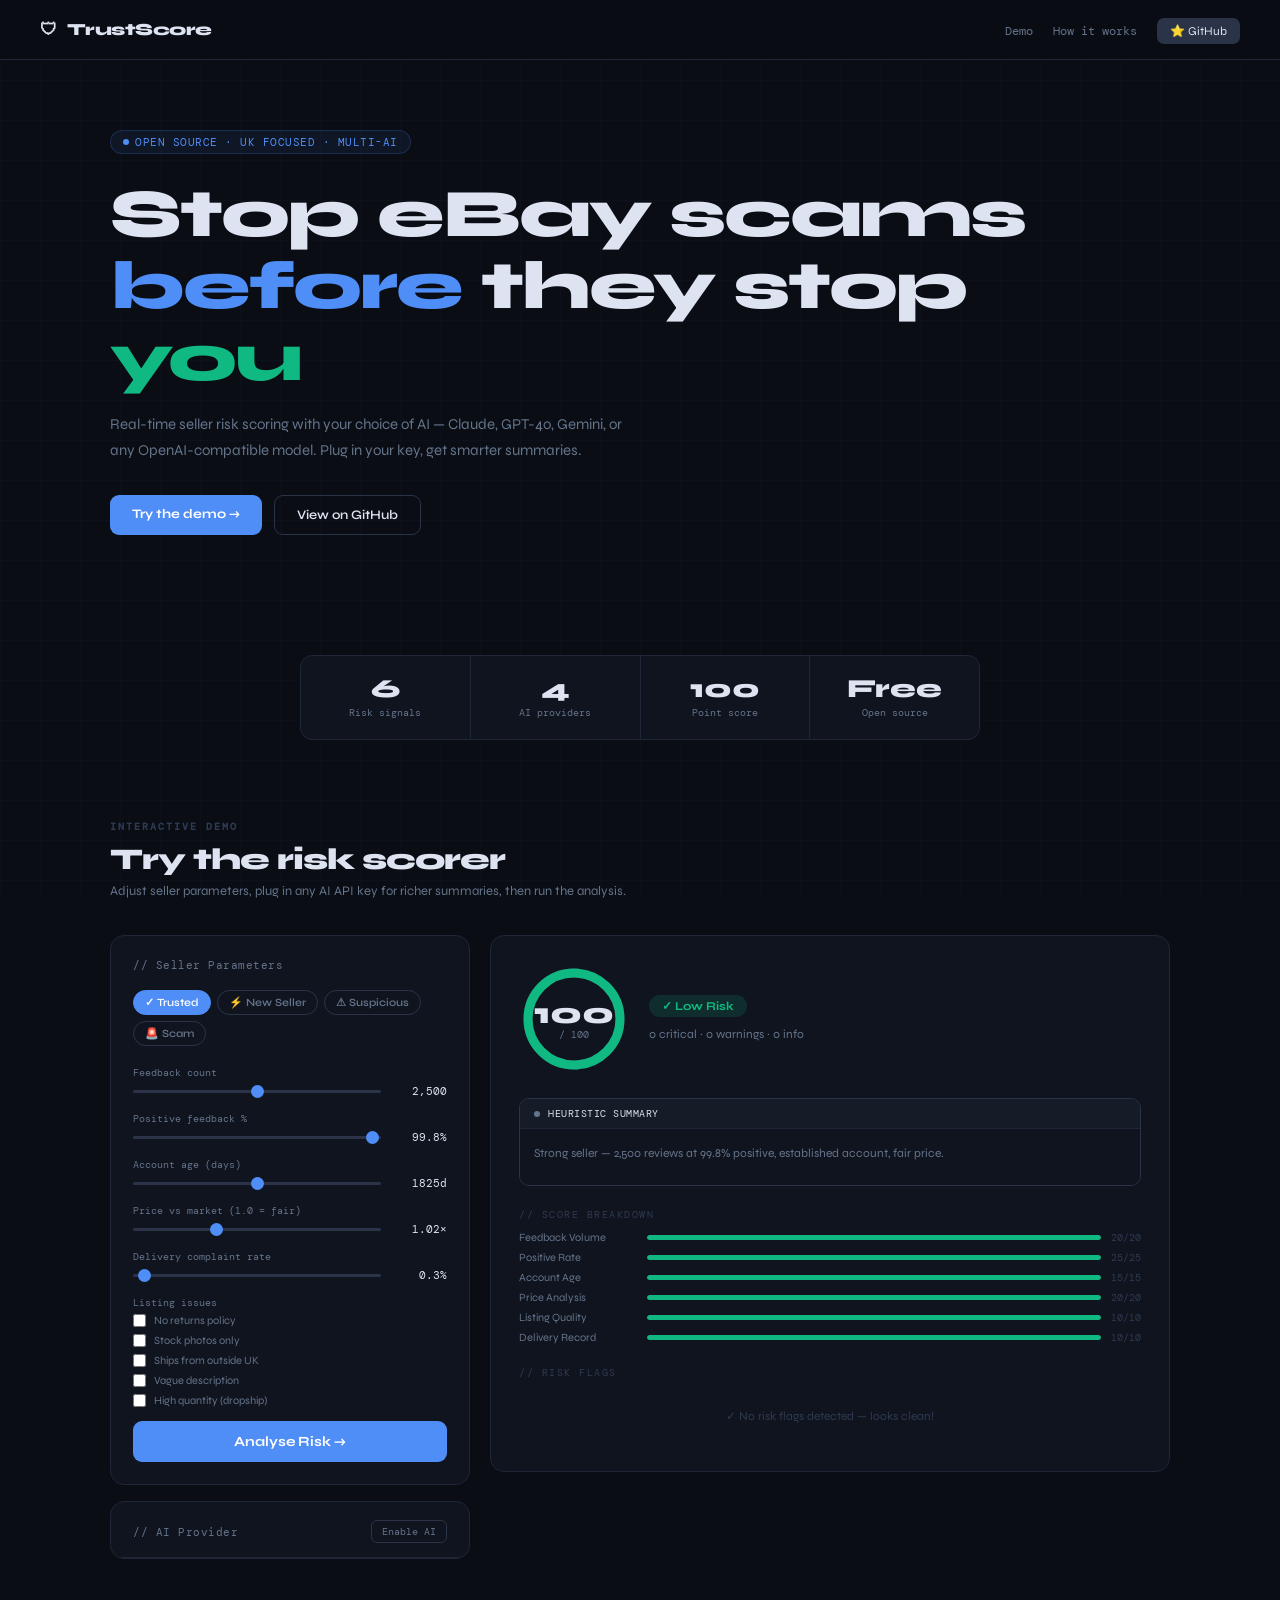
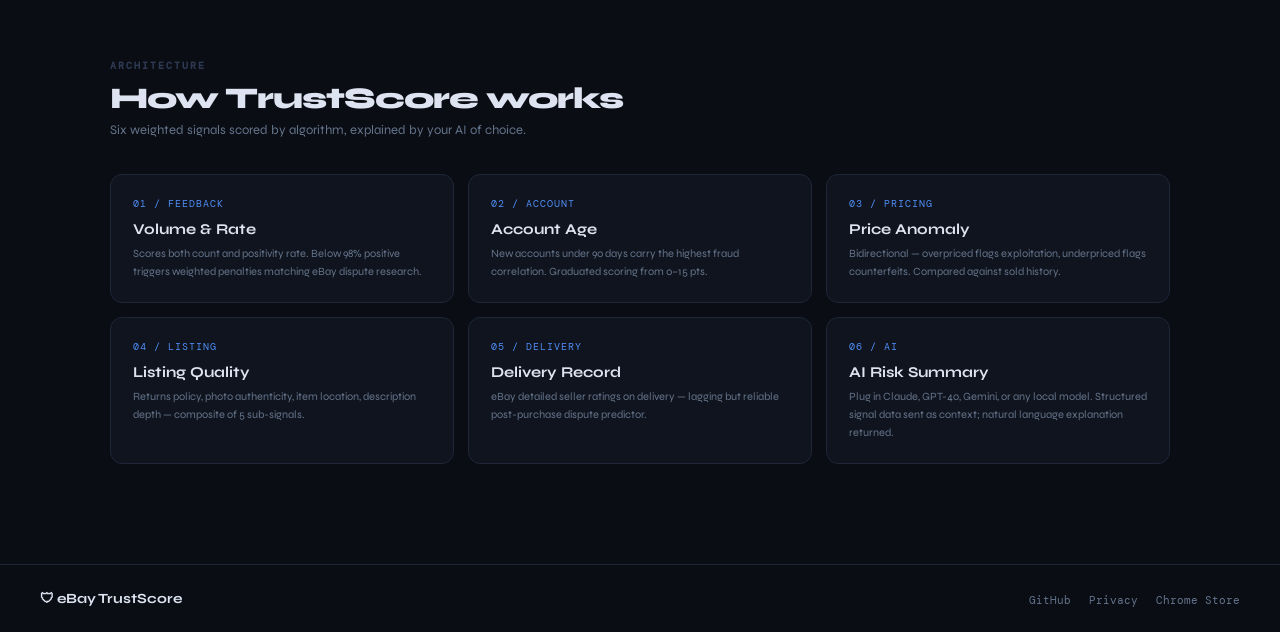
<file: demo/index.html>
<!DOCTYPE html>
<html lang="en">
<head>
  <meta charset="UTF-8">
  <meta name="viewport" content="width=device-width, initial-scale=1.0">
  <title>eBay TrustScore — Live Demo</title>
  <link rel="preconnect" href="https://fonts.googleapis.com">
  <link href="https://fonts.googleapis.com/css2?family=DM+Mono:ital,wght@0,300;0,400;0,500;1,300&family=Syne:wght@400;600;700;800&display=swap" rel="stylesheet">
  <style>
    *, *::before, *::after { box-sizing: border-box; margin: 0; padding: 0; }

    :root {
      --bg:     #0a0d14;
      --bg2:    #10141e;
      --bg3:    #161b28;
      --border: #1f2637;
      --border2:#2a3347;
      --text:   #dde3f0;
      --dim:    #64748b;
      --muted:  #2d3a52;
      --accent: #4f8ef7;
      --green:  #10b981;
      --yellow: #f59e0b;
      --red:    #ef4444;
      --crimson:#dc2626;

      /* Provider colours */
      --claude:  #d97706;
      --openai:  #10a37f;
      --gemini:  #4285f4;
      --custom:  #8b5cf6;
    }

    html { scroll-behavior: smooth; }
    body {
      background: var(--bg);
      color: var(--text);
      font-family: 'Syne', sans-serif;
      min-height: 100vh;
      overflow-x: hidden;
    }

    body::before {
      content: '';
      position: fixed;
      inset: 0;
      background-image:
        linear-gradient(rgba(79,142,247,0.03) 1px, transparent 1px),
        linear-gradient(90deg, rgba(79,142,247,0.03) 1px, transparent 1px);
      background-size: 40px 40px;
      pointer-events: none;
      z-index: 0;
    }

    /* ── NAV ── */
    nav {
      position: fixed; top: 0; left: 0; right: 0; z-index: 100;
      display: flex; align-items: center; justify-content: space-between;
      padding: 0 40px; height: 60px;
      background: rgba(10,13,20,0.9); backdrop-filter: blur(12px);
      border-bottom: 1px solid var(--border);
    }
    .nav-brand { display:flex; align-items:center; gap:10px; font-size:17px; font-weight:800; letter-spacing:-0.5px; }
    .nav-links { display:flex; gap:20px; list-style:none; }
    .nav-links a { font-size:12px; color:var(--dim); text-decoration:none; font-family:'DM Mono',monospace; transition:color .15s; }
    .nav-links a:hover { color:var(--text); }
    .gh-btn { background:var(--border2); color:var(--text)!important; padding:6px 13px; border-radius:7px; font-size:12px!important; font-family:'Syne',sans-serif!important; }

    /* ── HERO ── */
    .hero { position:relative; z-index:1; padding:130px 40px 60px; max-width:1140px; margin:0 auto; }
    .hero-tag {
      display:inline-flex; align-items:center; gap:6px;
      background:rgba(79,142,247,0.08); border:1px solid rgba(79,142,247,0.2);
      color:var(--accent); padding:4px 12px; border-radius:20px;
      font-size:11px; font-family:'DM Mono',monospace; margin-bottom:24px; letter-spacing:.5px;
    }
    .tag-dot { width:6px; height:6px; border-radius:50%; background:var(--accent); animation:pulse 2s infinite; }
    @keyframes pulse { 0%,100%{opacity:1;transform:scale(1)} 50%{opacity:.4;transform:scale(.8)} }

    h1 { font-size:clamp(36px,5.5vw,68px); font-weight:800; line-height:1.06; letter-spacing:-2px; margin-bottom:18px; }
    h1 .hi { color:var(--accent); }
    h1 .hg { color:var(--green); }
    .hero-sub { font-size:15px; color:var(--dim); line-height:1.7; max-width:520px; margin-bottom:32px; }
    .hero-ctas { display:flex; gap:12px; flex-wrap:wrap; margin-bottom:60px; }
    .btn-p { background:var(--accent); color:#fff; padding:11px 22px; border-radius:9px; font-size:13px; font-weight:700; text-decoration:none; border:none; cursor:pointer; transition:filter .15s; }
    .btn-p:hover { filter:brightness(1.15); }
    .btn-o { background:transparent; color:var(--text); padding:11px 22px; border-radius:9px; font-size:13px; font-weight:600; text-decoration:none; border:1px solid var(--border2); cursor:pointer; transition:all .15s; }
    .btn-o:hover { border-color:var(--dim); background:var(--bg2); }

    /* ── STATS ── */
    .stats { position:relative; z-index:1; display:flex; border:1px solid var(--border); border-radius:12px; background:var(--bg2); max-width:680px; margin:0 auto 80px; overflow:hidden; }
    .stat { flex:1; padding:20px; text-align:center; border-right:1px solid var(--border); }
    .stat:last-child { border-right:none; }
    .stat-n { font-size:26px; font-weight:800; line-height:1; margin-bottom:4px; }
    .stat-l { font-size:10px; color:var(--dim); font-family:'DM Mono',monospace; }

    /* ── LAYOUT ── */
    .main { position:relative; z-index:1; max-width:1140px; margin:0 auto 100px; padding:0 40px; }
    .sec-tag { font-size:10px; font-weight:700; color:var(--muted); letter-spacing:2px; text-transform:uppercase; font-family:'DM Mono',monospace; margin-bottom:8px; }
    .sec-h { font-size:30px; font-weight:800; letter-spacing:-1px; margin-bottom:6px; }
    .sec-sub { font-size:13px; color:var(--dim); margin-bottom:36px; }

    .demo-grid {
      display:grid;
      grid-template-columns: 360px 1fr;
      gap:20px;
      align-items: start;
    }

    /* ── LEFT COLUMN ── */
    .left-col { display:flex; flex-direction:column; gap:16px; }

    /* ── PANELS ── */
    .panel { background:var(--bg2); border:1px solid var(--border); border-radius:14px; padding:22px; }
    .panel-title { font-size:11px; font-family:'DM Mono',monospace; color:var(--dim); letter-spacing:.5px; margin-bottom:18px; }

    /* Scenario pills */
    .pills { display:flex; flex-wrap:wrap; gap:6px; margin-bottom:20px; }
    .pill { padding:5px 11px; border-radius:20px; font-size:11px; font-weight:600; cursor:pointer; border:1px solid var(--border2); color:var(--dim); background:transparent; transition:all .15s; font-family:'Syne',sans-serif; }
    .pill:hover { border-color:var(--accent); color:var(--accent); }
    .pill.active { background:var(--accent); border-color:var(--accent); color:#fff; }

    /* Sliders */
    .field { margin-bottom:14px; }
    label.lbl { display:block; font-size:10px; color:var(--dim); margin-bottom:5px; font-family:'DM Mono',monospace; }
    .sld-row { display:flex; align-items:center; gap:8px; }
    input[type=range] { flex:1; height:3px; border-radius:2px; appearance:none; background:var(--border2); outline:none; cursor:pointer; }
    input[type=range]::-webkit-slider-thumb { appearance:none; width:13px; height:13px; border-radius:50%; background:var(--accent); cursor:pointer; }
    .sld-v { font-size:11px; font-family:'DM Mono',monospace; color:var(--text); width:58px; text-align:right; flex-shrink:0; }

    /* Checkboxes */
    .chk-group { display:flex; flex-direction:column; gap:7px; }
    .chk-item { display:flex; align-items:center; gap:8px; cursor:pointer; font-size:11px; color:var(--dim); }
    .chk-item input[type=checkbox] { width:13px; height:13px; accent-color:var(--accent); cursor:pointer; }

    .analyse-btn {
      width:100%; margin-top:4px; background:var(--accent); color:#fff; border:none;
      padding:12px; border-radius:9px; font-size:14px; font-weight:700; cursor:pointer;
      font-family:'Syne',sans-serif; transition:filter .15s; display:flex; align-items:center; justify-content:center; gap:8px;
    }
    .analyse-btn:hover { filter:brightness(1.12); }
    .analyse-btn:disabled { opacity:.5; cursor:not-allowed; filter:none; }

    /* ── AI PROVIDER PANEL ── */
    .ai-panel { background:var(--bg2); border:1px solid var(--border); border-radius:14px; overflow:hidden; }

    .ai-panel-header {
      padding:18px 22px 14px;
      border-bottom:1px solid var(--border);
      display:flex; align-items:center; justify-content:space-between;
    }
    .ai-panel-title { font-size:11px; font-family:'DM Mono',monospace; color:var(--dim); letter-spacing:.5px; }
    .ai-toggle { background:none; border:1px solid var(--border2); color:var(--dim); padding:4px 10px; border-radius:6px; font-size:10px; cursor:pointer; font-family:'DM Mono',monospace; transition:all .15s; }
    .ai-toggle:hover { color:var(--text); border-color:var(--dim); }
    .ai-toggle.enabled { background:rgba(16,185,129,0.12); border-color:var(--green); color:var(--green); }

    /* Provider tabs */
    .provider-tabs { display:flex; border-bottom:1px solid var(--border); }
    .provider-tab {
      flex:1; padding:12px 8px; text-align:center; font-size:11px; font-weight:600;
      cursor:pointer; border:none; background:transparent; color:var(--dim);
      transition:all .15s; border-bottom:2px solid transparent; margin-bottom:-1px;
      font-family:'Syne',sans-serif;
    }
    .provider-tab:hover { color:var(--text); }
    .provider-tab.active { color:var(--text); }
    .provider-tab[data-p=claude].active  { border-color:var(--claude); color:var(--claude); }
    .provider-tab[data-p=openai].active  { border-color:var(--openai); color:var(--openai); }
    .provider-tab[data-p=gemini].active  { border-color:var(--gemini); color:var(--gemini); }
    .provider-tab[data-p=custom].active  { border-color:var(--custom); color:var(--custom); }

    /* Provider config forms */
    .provider-configs { padding:18px 22px; }
    .provider-cfg { display:none; }
    .provider-cfg.active { display:block; }

    .provider-desc {
      font-size:11px; color:var(--dim); line-height:1.6; margin-bottom:14px;
      padding:10px 12px; background:var(--bg3); border-radius:7px; border-left:2px solid;
    }
    .provider-cfg[data-p=claude]  .provider-desc { border-color:var(--claude); }
    .provider-cfg[data-p=openai]  .provider-desc { border-color:var(--openai); }
    .provider-cfg[data-p=gemini]  .provider-desc { border-color:var(--gemini); }
    .provider-cfg[data-p=custom]  .provider-desc { border-color:var(--custom); }

    .cfg-field { margin-bottom:12px; }
    .cfg-label { display:block; font-size:10px; color:var(--dim); margin-bottom:5px; font-family:'DM Mono',monospace; }

    .cfg-input {
      width:100%; background:var(--bg3); border:1px solid var(--border2);
      color:var(--text); padding:9px 12px; border-radius:7px; font-size:12px;
      font-family:'DM Mono',monospace; outline:none; transition:border-color .15s;
    }
    .cfg-input:focus { border-color:var(--accent); }
    .cfg-input::placeholder { color:var(--muted); }

    .cfg-select {
      width:100%; background:var(--bg3); border:1px solid var(--border2);
      color:var(--text); padding:9px 12px; border-radius:7px; font-size:12px;
      font-family:'DM Mono',monospace; outline:none; cursor:pointer;
    }

    .key-row { display:flex; gap:8px; align-items:center; }
    .key-row .cfg-input { flex:1; }
    .show-key-btn {
      background:var(--bg3); border:1px solid var(--border2); color:var(--dim);
      padding:9px 10px; border-radius:7px; cursor:pointer; font-size:13px; flex-shrink:0;
      transition:all .15s;
    }
    .show-key-btn:hover { color:var(--text); }

    .save-cfg-btn {
      width:100%; padding:9px; border:none; border-radius:7px; font-size:12px;
      font-weight:700; cursor:pointer; font-family:'Syne',sans-serif; transition:all .15s;
      margin-top:4px;
    }
    .provider-cfg[data-p=claude]  .save-cfg-btn { background:rgba(217,119,6,.15); color:var(--claude); border:1px solid rgba(217,119,6,.3); }
    .provider-cfg[data-p=openai]  .save-cfg-btn { background:rgba(16,163,127,.15); color:var(--openai); border:1px solid rgba(16,163,127,.3); }
    .provider-cfg[data-p=gemini]  .save-cfg-btn { background:rgba(66,133,244,.15); color:var(--gemini); border:1px solid rgba(66,133,244,.3); }
    .provider-cfg[data-p=custom]  .save-cfg-btn { background:rgba(139,92,246,.15); color:var(--custom); border:1px solid rgba(139,92,246,.3); }
    .save-cfg-btn:hover { filter:brightness(1.2); }

    .cfg-saved { font-size:10px; color:var(--green); font-family:'DM Mono',monospace; text-align:center; margin-top:6px; display:none; }
    .cfg-saved.show { display:block; }

    /* ── RIGHT COLUMN ── */
    .result-panel {
      background:var(--bg2); border:1px solid var(--border); border-radius:14px; padding:28px;
    }

    .result-header { display:flex; align-items:center; gap:20px; margin-bottom:24px; }

    .score-ring-wrap { position:relative; width:110px; height:110px; flex-shrink:0; }
    .score-ring { width:110px; height:110px; }
    .sr-bg { fill:none; stroke:var(--border2); stroke-width:9; }
    .sr-fill {
      fill:none; stroke-width:9; stroke-linecap:round;
      stroke-dasharray:289; stroke-dashoffset:289;
      transform:rotate(-90deg); transform-origin:55px 55px;
      transition:stroke-dashoffset 1s cubic-bezier(.34,1.2,.64,1), stroke .4s;
    }
    .score-center { position:absolute; inset:0; display:flex; flex-direction:column; align-items:center; justify-content:center; }
    .score-n { font-size:30px; font-weight:800; line-height:1; }
    .score-s { font-size:10px; color:var(--dim); font-family:'DM Mono',monospace; }

    .result-meta { flex:1; }
    .r-pill { display:inline-block; padding:4px 13px; border-radius:20px; font-size:12px; font-weight:700; margin-bottom:8px; }
    .r-pill.low      { background:rgba(16,185,129,.15); color:var(--green); }
    .r-pill.medium   { background:rgba(245,158,11,.15); color:var(--yellow); }
    .r-pill.high     { background:rgba(239,68,68,.15);  color:var(--red); }
    .r-pill.critical { background:rgba(220,38,38,.2);   color:#f87171; }

    /* AI Summary box */
    .ai-summary-box {
      margin-bottom:22px; border-radius:10px; overflow:hidden;
      border:1px solid var(--border2);
    }
    .ai-summary-header {
      display:flex; align-items:center; gap:8px;
      padding:8px 14px; font-size:10px; font-family:'DM Mono',monospace;
      letter-spacing:.5px; background:var(--bg3); border-bottom:1px solid var(--border);
    }
    .ai-dot { width:6px; height:6px; border-radius:50%; }
    .ai-summary-header.claude-h  .ai-dot { background:var(--claude); }
    .ai-summary-header.openai-h  .ai-dot { background:var(--openai); }
    .ai-summary-header.gemini-h  .ai-dot { background:var(--gemini); }
    .ai-summary-header.custom-h  .ai-dot { background:var(--custom); }
    .ai-summary-header.heuristic .ai-dot { background:var(--dim); }

    .ai-summary-body {
      padding:14px; font-size:12px; color:var(--dim); line-height:1.7;
      min-height:56px; background:var(--bg2);
    }

    /* Streaming cursor */
    .stream-cursor {
      display:inline-block; width:2px; height:13px;
      background:var(--accent); margin-left:2px; vertical-align:middle;
      animation:blink .7s infinite;
    }
    @keyframes blink { 0%,100%{opacity:1} 50%{opacity:0} }

    /* Thinking dots */
    .thinking { display:flex; align-items:center; gap:4px; padding:4px 0; }
    .thinking span {
      width:5px; height:5px; border-radius:50%; background:var(--dim);
      animation:dot 1.2s infinite;
    }
    .thinking span:nth-child(2) { animation-delay:.2s; }
    .thinking span:nth-child(3) { animation-delay:.4s; }
    @keyframes dot { 0%,60%,100%{opacity:.2;transform:scale(.8)} 30%{opacity:1;transform:scale(1)} }

    /* Breakdown */
    .bd-section { margin-bottom:22px; }
    .bd-stag { font-size:10px; font-family:'DM Mono',monospace; color:var(--muted); letter-spacing:1.5px; text-transform:uppercase; margin-bottom:10px; }
    .bd-row { display:flex; align-items:center; gap:10px; margin-bottom:7px; }
    .bd-lbl { font-size:11px; color:var(--dim); width:118px; flex-shrink:0; }
    .bd-track { flex:1; height:5px; background:var(--border); border-radius:3px; overflow:hidden; }
    .bd-fill { height:100%; border-radius:3px; width:0; transition:width .9s cubic-bezier(.34,1.1,.64,1); }
    .bd-pts { font-size:10px; font-family:'DM Mono',monospace; color:var(--muted); width:30px; text-align:right; flex-shrink:0; }

    /* Flags */
    .flag-stag { font-size:10px; font-family:'DM Mono',monospace; color:var(--muted); letter-spacing:1.5px; text-transform:uppercase; margin-bottom:10px; }
    .flag-c { display:flex; align-items:flex-start; gap:9px; padding:9px 12px; border-radius:8px; margin-bottom:6px; font-size:11px; line-height:1.5; }
    .flag-c.danger  { background:rgba(239,68,68,.08); color:#fca5a5; border-left:2px solid var(--red); }
    .flag-c.warning { background:rgba(245,158,11,.08); color:#fcd34d; border-left:2px solid var(--yellow); }
    .flag-c.info    { background:rgba(79,142,247,.08); color:#93c5fd; border-left:2px solid var(--accent); }
    .no-flags { text-align:center; padding:20px; color:var(--muted); font-size:12px; }

    /* Error toast */
    .ai-error {
      padding:10px 14px; border-radius:8px; font-size:11px; line-height:1.5;
      background:rgba(239,68,68,.08); color:#fca5a5; border-left:2px solid var(--red);
    }

    /* ── HOW IT WORKS ── */
    .how { position:relative; z-index:1; max-width:1140px; margin:0 auto 100px; padding:0 40px; }
    .how-grid { display:grid; grid-template-columns:repeat(3,1fr); gap:14px; margin-top:36px; }
    .how-card { background:var(--bg2); border:1px solid var(--border); border-radius:12px; padding:22px; transition:border-color .2s; }
    .how-card:hover { border-color:var(--border2); }
    .how-num { font-size:10px; font-family:'DM Mono',monospace; color:var(--accent); margin-bottom:10px; letter-spacing:1px; }
    .how-t { font-size:15px; font-weight:700; margin-bottom:7px; }
    .how-d { font-size:11px; color:var(--dim); line-height:1.6; }

    /* ── FOOTER ── */
    footer { position:relative; z-index:1; border-top:1px solid var(--border); padding:24px 40px; display:flex; justify-content:space-between; align-items:center; }
    .f-brand { font-size:14px; font-weight:700; display:flex; align-items:center; gap:7px; }
    .f-links { display:flex; gap:18px; list-style:none; }
    .f-links a { font-size:11px; color:var(--dim); text-decoration:none; font-family:'DM Mono',monospace; }
    .f-links a:hover { color:var(--text); }

    @media(max-width:900px){
      .demo-grid { grid-template-columns:1fr; }
      .how-grid { grid-template-columns:1fr; }
      nav,.hero,.main,.how,footer { padding-left:20px; padding-right:20px; }
      footer { flex-direction:column; gap:14px; }
    }
  </style>
</head>
<body>

<!-- NAV -->
<nav>
  <div class="nav-brand">🛡 <span>TrustScore</span></div>
  <ul class="nav-links">
    <li><a href="#demo">Demo</a></li>
    <li><a href="#how">How it works</a></li>
    <li><a href="https://github.com/meeral/ebay-trustscore" target="_blank" class="gh-btn">⭐ GitHub</a></li>
  </ul>
</nav>

<!-- HERO -->
<section class="hero">
  <div class="hero-tag"><div class="tag-dot"></div>OPEN SOURCE · UK FOCUSED · MULTI-AI</div>
  <h1>Stop eBay scams<br><span class="hi">before</span> they stop<br><span class="hg">you</span></h1>
  <p class="hero-sub">Real-time seller risk scoring with your choice of AI — Claude, GPT-4o, Gemini, or any OpenAI-compatible model. Plug in your key, get smarter summaries.</p>
  <div class="hero-ctas">
    <a href="#demo" class="btn-p">Try the demo →</a>
    <a href="https://github.com/meeral/ebay-trustscore" target="_blank" class="btn-o">View on GitHub</a>
  </div>
</section>

<!-- STATS -->
<div class="stats" style="position:relative;z-index:1;">
  <div class="stat"><div class="stat-n">6</div><div class="stat-l">Risk signals</div></div>
  <div class="stat"><div class="stat-n">4</div><div class="stat-l">AI providers</div></div>
  <div class="stat"><div class="stat-n">100</div><div class="stat-l">Point score</div></div>
  <div class="stat"><div class="stat-n">Free</div><div class="stat-l">Open source</div></div>
</div>

<!-- DEMO -->
<section class="main" id="demo">
  <div class="sec-tag">Interactive Demo</div>
  <h2 class="sec-h">Try the risk scorer</h2>
  <p class="sec-sub">Adjust seller parameters, plug in any AI API key for richer summaries, then run the analysis.</p>

  <div class="demo-grid">

    <!-- LEFT -->
    <div class="left-col">

      <!-- Seller inputs -->
      <div class="panel">
        <div class="panel-title">// Seller Parameters</div>

        <div class="pills">
          <button class="pill active" data-scenario="trusted">✓ Trusted</button>
          <button class="pill" data-scenario="newbie">⚡ New Seller</button>
          <button class="pill" data-scenario="suspicious">⚠ Suspicious</button>
          <button class="pill" data-scenario="scam">🚨 Scam</button>
        </div>

        <div class="field">
          <label class="lbl">Feedback count</label>
          <div class="sld-row">
            <input type="range" id="slFeedbackCount" min="0" max="5000" step="10" value="2000">
            <span class="sld-v" id="valFeedbackCount">2,000</span>
          </div>
        </div>
        <div class="field">
          <label class="lbl">Positive feedback %</label>
          <div class="sld-row">
            <input type="range" id="slFeedbackPct" min="70" max="100" step="0.1" value="99.5">
            <span class="sld-v" id="valFeedbackPct">99.5%</span>
          </div>
        </div>
        <div class="field">
          <label class="lbl">Account age (days)</label>
          <div class="sld-row">
            <input type="range" id="slAccountAge" min="0" max="3650" step="10" value="730">
            <span class="sld-v" id="valAccountAge">730d</span>
          </div>
        </div>
        <div class="field">
          <label class="lbl">Price vs market (1.0 = fair)</label>
          <div class="sld-row">
            <input type="range" id="slPriceRatio" min="0.3" max="2.5" step="0.01" value="1.0">
            <span class="sld-v" id="valPriceRatio">1.00×</span>
          </div>
        </div>
        <div class="field">
          <label class="lbl">Delivery complaint rate</label>
          <div class="sld-row">
            <input type="range" id="slDelivery" min="0" max="15" step="0.1" value="0.5">
            <span class="sld-v" id="valDelivery">0.5%</span>
          </div>
        </div>
        <div class="field">
          <label class="lbl">Listing issues</label>
          <div class="chk-group">
            <label class="chk-item"><input type="checkbox" id="chkNoReturns"> No returns policy</label>
            <label class="chk-item"><input type="checkbox" id="chkStockPhotos"> Stock photos only</label>
            <label class="chk-item"><input type="checkbox" id="chkOverseas"> Ships from outside UK</label>
            <label class="chk-item"><input type="checkbox" id="chkVague"> Vague description</label>
            <label class="chk-item"><input type="checkbox" id="chkHighQty"> High quantity (dropship)</label>
          </div>
        </div>

        <button class="analyse-btn" id="analyseBtn">
          <span id="btnText">Analyse Risk →</span>
        </button>
      </div>

      <!-- AI Provider Panel -->
      <div class="ai-panel">
        <div class="ai-panel-header">
          <div class="ai-panel-title">// AI Provider</div>
          <button class="ai-toggle" id="aiToggle">Enable AI</button>
        </div>

        <div id="aiConfig" style="display:none">
          <!-- Provider tabs -->
          <div class="provider-tabs">
            <button class="provider-tab active" data-p="claude">Claude</button>
            <button class="provider-tab" data-p="openai">OpenAI</button>
            <button class="provider-tab" data-p="gemini">Gemini</button>
            <button class="provider-tab" data-p="custom">Custom</button>
          </div>

          <!-- Claude -->
          <div class="provider-configs">
            <div class="provider-cfg active" data-p="claude">
              <div class="provider-desc">
                Anthropic Claude — best for nuanced, balanced risk summaries. Uses <code>messages</code> API directly from your browser. Get a key at <a href="https://console.anthropic.com" target="_blank" style="color:var(--claude)">console.anthropic.com</a>
              </div>
              <div class="cfg-field">
                <label class="cfg-label">API Key</label>
                <div class="key-row">
                  <input type="password" class="cfg-input" id="claudeKey" placeholder="sk-ant-api03-...">
                  <button class="show-key-btn" data-target="claudeKey">👁</button>
                </div>
              </div>
              <div class="cfg-field">
                <label class="cfg-label">Model</label>
                <select class="cfg-select" id="claudeModel">
                  <option value="claude-sonnet-4-20250514">claude-sonnet-4 (recommended)</option>
                  <option value="claude-haiku-4-5-20251001">claude-haiku-4-5 (faster)</option>
                  <option value="claude-opus-4-20250514">claude-opus-4 (most capable)</option>
                </select>
              </div>
              <button class="save-cfg-btn" data-p="claude">Save & Use Claude</button>
              <div class="cfg-saved" id="savedClaude">✓ Saved to localStorage</div>
            </div>

            <!-- OpenAI -->
            <div class="provider-cfg" data-p="openai">
              <div class="provider-desc">
                OpenAI GPT models. Get a key at <a href="https://platform.openai.com/api-keys" target="_blank" style="color:var(--openai)">platform.openai.com</a>
              </div>
              <div class="cfg-field">
                <label class="cfg-label">API Key</label>
                <div class="key-row">
                  <input type="password" class="cfg-input" id="openaiKey" placeholder="sk-proj-...">
                  <button class="show-key-btn" data-target="openaiKey">👁</button>
                </div>
              </div>
              <div class="cfg-field">
                <label class="cfg-label">Model</label>
                <select class="cfg-select" id="openaiModel">
                  <option value="gpt-4o">gpt-4o (recommended)</option>
                  <option value="gpt-4o-mini">gpt-4o-mini (faster, cheaper)</option>
                  <option value="gpt-4-turbo">gpt-4-turbo</option>
                  <option value="o1-mini">o1-mini</option>
                </select>
              </div>
              <button class="save-cfg-btn" data-p="openai">Save & Use OpenAI</button>
              <div class="cfg-saved" id="savedOpenai">✓ Saved to localStorage</div>
            </div>

            <!-- Gemini -->
            <div class="provider-cfg" data-p="gemini">
              <div class="provider-desc">
                Google Gemini via REST API. Get a free key at <a href="https://aistudio.google.com/app/apikey" target="_blank" style="color:var(--gemini)">aistudio.google.com</a>
              </div>
              <div class="cfg-field">
                <label class="cfg-label">API Key</label>
                <div class="key-row">
                  <input type="password" class="cfg-input" id="geminiKey" placeholder="AIzaSy...">
                  <button class="show-key-btn" data-target="geminiKey">👁</button>
                </div>
              </div>
              <div class="cfg-field">
                <label class="cfg-label">Model</label>
                <select class="cfg-select" id="geminiModel">
                  <option value="gemini-2.0-flash">gemini-2.0-flash (recommended)</option>
                  <option value="gemini-1.5-flash">gemini-1.5-flash</option>
                  <option value="gemini-1.5-pro">gemini-1.5-pro</option>
                </select>
              </div>
              <button class="save-cfg-btn" data-p="gemini">Save & Use Gemini</button>
              <div class="cfg-saved" id="savedGemini">✓ Saved to localStorage</div>
            </div>

            <!-- Custom -->
            <div class="provider-cfg" data-p="custom">
              <div class="provider-desc">
                Any OpenAI-compatible endpoint — Ollama, LM Studio, Groq, Together AI, Mistral, etc.
              </div>
              <div class="cfg-field">
                <label class="cfg-label">Base URL</label>
                <input type="text" class="cfg-input" id="customUrl" placeholder="http://localhost:11434/v1">
              </div>
              <div class="cfg-field">
                <label class="cfg-label">API Key (leave blank if not needed)</label>
                <div class="key-row">
                  <input type="password" class="cfg-input" id="customKey" placeholder="ollama / Bearer token...">
                  <button class="show-key-btn" data-target="customKey">👁</button>
                </div>
              </div>
              <div class="cfg-field">
                <label class="cfg-label">Model name</label>
                <input type="text" class="cfg-input" id="customModel" placeholder="llama3, mistral, mixtral...">
              </div>
              <button class="save-cfg-btn" data-p="custom">Save & Use Custom</button>
              <div class="cfg-saved" id="savedCustom">✓ Saved to localStorage</div>
            </div>
          </div><!-- /provider-configs -->
        </div><!-- /aiConfig -->
      </div><!-- /ai-panel -->

    </div><!-- /left-col -->

    <!-- RIGHT: Result panel -->
    <div class="result-panel">

      <div class="result-header">
        <div class="score-ring-wrap">
          <svg class="score-ring" viewBox="0 0 110 110">
            <circle class="sr-bg" cx="55" cy="55" r="46"/>
            <circle class="sr-fill" id="srFill" cx="55" cy="55" r="46"/>
          </svg>
          <div class="score-center">
            <div class="score-n" id="scoreNum">--</div>
            <div class="score-s">/ 100</div>
          </div>
        </div>
        <div class="result-meta">
          <div class="r-pill" id="riskPill">Click Analyse</div>
          <div style="font-size:12px;color:var(--dim);line-height:1.5;" id="metaLine">
            Adjust parameters and run analysis
          </div>
        </div>
      </div>

      <!-- AI Summary -->
      <div class="ai-summary-box">
        <div class="ai-summary-header heuristic" id="aiSummaryHeader">
          <div class="ai-dot"></div>
          <span id="aiSummaryLabel">HEURISTIC SUMMARY</span>
        </div>
        <div class="ai-summary-body" id="aiSummaryBody">
          Run an analysis to see the risk summary.
        </div>
      </div>

      <!-- Breakdown -->
      <div class="bd-section">
        <div class="bd-stag">// Score Breakdown</div>
        <div id="bdGrid"></div>
      </div>

      <!-- Flags -->
      <div class="flag-stag">// Risk Flags</div>
      <div id="flagsContainer">
        <div class="no-flags">Run an analysis to see risk flags</div>
      </div>

    </div>
  </div>
</section>

<!-- HOW IT WORKS -->
<section class="how" id="how">
  <div class="sec-tag">Architecture</div>
  <h2 class="sec-h">How TrustScore works</h2>
  <p class="sec-sub">Six weighted signals scored by algorithm, explained by your AI of choice.</p>
  <div class="how-grid">
    <div class="how-card"><div class="how-num">01 / FEEDBACK</div><div class="how-t">Volume & Rate</div><div class="how-d">Scores both count and positivity rate. Below 98% positive triggers weighted penalties matching eBay dispute research.</div></div>
    <div class="how-card"><div class="how-num">02 / ACCOUNT</div><div class="how-t">Account Age</div><div class="how-d">New accounts under 90 days carry the highest fraud correlation. Graduated scoring from 0–15 pts.</div></div>
    <div class="how-card"><div class="how-num">03 / PRICING</div><div class="how-t">Price Anomaly</div><div class="how-d">Bidirectional — overpriced flags exploitation, underpriced flags counterfeits. Compared against sold history.</div></div>
    <div class="how-card"><div class="how-num">04 / LISTING</div><div class="how-t">Listing Quality</div><div class="how-d">Returns policy, photo authenticity, item location, description depth — composite of 5 sub-signals.</div></div>
    <div class="how-card"><div class="how-num">05 / DELIVERY</div><div class="how-t">Delivery Record</div><div class="how-d">eBay detailed seller ratings on delivery — lagging but reliable post-purchase dispute predictor.</div></div>
    <div class="how-card"><div class="how-num">06 / AI</div><div class="how-t">AI Risk Summary</div><div class="how-d">Plug in Claude, GPT-4o, Gemini, or any local model. Structured signal data sent as context; natural language explanation returned.</div></div>
  </div>
</section>

<!-- FOOTER -->
<footer>
  <div class="f-brand">🛡 eBay TrustScore</div>
  <ul class="f-links">
    <li><a href="https://github.com/meeral/ebay-trustscore">GitHub</a></li>
    <li><a href="#">Privacy</a></li>
    <li><a href="#">Chrome Store</a></li>
  </ul>
</footer>

<script>
// ════════════════════════════════════════════════════════
// SCORING ENGINE
// ════════════════════════════════════════════════════════
function computeTrustScore(d) {
  const flags = [], bd = {};

  let fv = 0;
  if (d.feedbackCount >= 1000) fv=20; else if (d.feedbackCount>=500) fv=17;
  else if (d.feedbackCount>=100) fv=13; else if (d.feedbackCount>=50) fv=9;
  else if (d.feedbackCount>=10) fv=5;
  else { fv=2; flags.push({type:'warning',msg:`Only ${d.feedbackCount} feedback ratings — new or low-volume seller`}); }
  bd.feedbackVolume = {score:fv,max:20,label:'Feedback Volume'};

  let fr=0;
  if (d.feedbackPercent>=99.5) fr=25; else if (d.feedbackPercent>=99.0) fr=21;
  else if (d.feedbackPercent>=98.0) fr=16; else if (d.feedbackPercent>=95.0) fr=10;
  else if (d.feedbackPercent>=90.0) fr=5;
  else { fr=0; flags.push({type:'danger',msg:`${d.feedbackPercent.toFixed(1)}% positive — well below eBay average of 98.5%`}); }
  if (d.feedbackPercent<98&&d.feedbackPercent>=95) flags.push({type:'warning',msg:`${d.feedbackPercent.toFixed(1)}% positive — slightly below average`});
  bd.feedbackRate = {score:fr,max:25,label:'Positive Rate'};

  let aa=0;
  if (d.accountAgeDays>=365*5) aa=15; else if (d.accountAgeDays>=365*2) aa=12;
  else if (d.accountAgeDays>=365) aa=9; else if (d.accountAgeDays>=180) aa=6;
  else if (d.accountAgeDays>=30) aa=3;
  else { aa=0; flags.push({type:'danger',msg:`Account only ${d.accountAgeDays} days old — very new seller`}); }
  if (d.accountAgeDays<180&&d.accountAgeDays>=30) flags.push({type:'warning',msg:'Seller account under 6 months old'});
  bd.accountAge = {score:aa,max:15,label:'Account Age'};

  let pr=0;
  if (d.priceVsMarket<=1.05) pr=20; else if (d.priceVsMarket<=1.15) pr=16;
  else if (d.priceVsMarket<=1.25) pr=10; else if (d.priceVsMarket<=1.50) pr=4;
  else { pr=0; flags.push({type:'danger',msg:`Price is ${Math.round((d.priceVsMarket-1)*100)}% above recent sold listings`}); }
  if (d.priceVsMarket<0.60) { pr=Math.min(pr,5); flags.push({type:'danger',msg:`Price is ${Math.round((1-d.priceVsMarket)*100)}% below market — possible counterfeit`}); }
  else if (d.priceVsMarket<0.80) flags.push({type:'warning',msg:`Price is ${Math.round((1-d.priceVsMarket)*100)}% below typical — verify authenticity`});
  bd.priceAnomaly = {score:pr,max:20,label:'Price Analysis'};

  let lq=10;
  if (d.noReturns)   { lq-=3; flags.push({type:'warning',msg:'Seller does not accept returns'}); }
  if (d.stockPhotos) { lq-=2; flags.push({type:'warning',msg:'Listing uses only stock/generic photos'}); }
  if (d.overseas)    { lq-=2; flags.push({type:'warning',msg:'Ships from outside UK — longer delivery, harder returns'}); }
  if (d.vague)       { lq-=2; flags.push({type:'info',   msg:'Listing description is unusually short or vague'}); }
  if (d.highQty)     { lq-=1; flags.push({type:'info',   msg:'Large quantity available — may be bulk/dropship'}); }
  lq=Math.max(0,lq);
  bd.listingQuality = {score:lq,max:10,label:'Listing Quality'};

  let dv=10;
  if (d.deliveryComplaintRate>5) { dv=0; flags.push({type:'danger',msg:`${d.deliveryComplaintRate.toFixed(1)}% delivery complaints — significantly above average`}); }
  else if (d.deliveryComplaintRate>2) { dv=5; flags.push({type:'warning',msg:`${d.deliveryComplaintRate.toFixed(1)}% delivery complaints — above average`}); }
  else if (d.deliveryComplaintRate>1) dv=8;
  bd.deliveryComplaints = {score:dv,max:10,label:'Delivery Record'};

  const total = Math.round(Object.values(bd).reduce((a,b)=>a+b.score,0));
  let riskLevel,riskLabel;
  if (total>=85){riskLevel='low';riskLabel='✓ Low Risk';}
  else if (total>=65){riskLevel='medium';riskLabel='⚡ Moderate Risk';}
  else if (total>=40){riskLevel='high';riskLabel='⚠ High Risk';}
  else{riskLevel='critical';riskLabel='🚨 Very High Risk';}

  const dc=flags.filter(f=>f.type==='danger').length;
  const wc=flags.filter(f=>f.type==='warning').length;
  let heuristicSummary='';
  if (riskLevel==='low') heuristicSummary=`Strong seller — ${d.feedbackCount.toLocaleString()} reviews at ${d.feedbackPercent.toFixed(1)}% positive, established account, fair price.`;
  else if (riskLevel==='medium') heuristicSummary=`Moderate risk. ${wc} warning${wc!==1?'s':''} detected. Review flags before purchasing.`;
  else heuristicSummary=`${dc} critical signal${dc!==1?'s':''} detected. Strongly recommend checking alternatives.`;

  return {score:total,riskLevel,riskLabel,heuristicSummary,flags,breakdown:bd};
}

// ════════════════════════════════════════════════════════
// AI PROVIDER SYSTEM
// ════════════════════════════════════════════════════════
let aiEnabled = false;
let activeProvider = 'claude';

const PROVIDER_META = {
  claude:  { label:'CLAUDE AI',  cls:'claude-h',  color:'var(--claude)' },
  openai:  { label:'OPENAI GPT', cls:'openai-h',  color:'var(--openai)' },
  gemini:  { label:'GEMINI AI',  cls:'gemini-h',  color:'var(--gemini)' },
  custom:  { label:'CUSTOM LLM', cls:'custom-h',  color:'var(--custom)' },
};

function getConfig() {
  const saved = JSON.parse(localStorage.getItem('ts_ai_config') || '{}');
  return saved;
}

function buildPrompt(data, report) {
  const flagList = report.flags.map(f=>`- [${f.type.toUpperCase()}] ${f.msg}`).join('\n');
  const bdList = Object.values(report.breakdown).map(b=>`- ${b.label}: ${b.score}/${b.max}`).join('\n');
  return `You are an eBay buyer safety assistant. Analyse this seller risk report and provide a clear, plain-English summary in 2-3 sentences. Be direct and practical. Do not use markdown or bullet points — just flowing prose.

SELLER DATA:
- Feedback count: ${data.feedbackCount.toLocaleString()}
- Positive feedback rate: ${data.feedbackPercent.toFixed(1)}%
- Account age: ${data.accountAgeDays} days
- Price vs market: ${data.priceVsMarket.toFixed(2)}× (1.0 = fair)
- Delivery complaint rate: ${data.deliveryComplaintRate.toFixed(1)}%

RISK SCORE: ${report.score}/100 (${report.riskLabel})

SCORE BREAKDOWN:
${bdList}

FLAGS DETECTED:
${flagList.length ? flagList : 'None'}

Provide your 2-3 sentence buyer guidance:`;
}

async function callClaude(prompt, cfg) {
  const res = await fetch('https://api.anthropic.com/v1/messages', {
    method: 'POST',
    headers: {
      'Content-Type': 'application/json',
      'x-api-key': cfg.claudeKey,
      'anthropic-version': '2023-06-01',
    },
    body: JSON.stringify({
      model: cfg.claudeModel || 'claude-sonnet-4-20250514',
      max_tokens: 300,
      messages: [{ role: 'user', content: prompt }]
    })
  });
  if (!res.ok) {
    const err = await res.json().catch(()=>({}));
    throw new Error(err?.error?.message || `HTTP ${res.status}`);
  }
  const data = await res.json();
  return data.content?.[0]?.text || '';
}

async function callOpenAI(prompt, cfg) {
  const res = await fetch('https://api.openai.com/v1/chat/completions', {
    method: 'POST',
    headers: {
      'Content-Type': 'application/json',
      'Authorization': `Bearer ${cfg.openaiKey}`
    },
    body: JSON.stringify({
      model: cfg.openaiModel || 'gpt-4o',
      max_tokens: 300,
      messages: [{ role: 'user', content: prompt }]
    })
  });
  if (!res.ok) {
    const err = await res.json().catch(()=>({}));
    throw new Error(err?.error?.message || `HTTP ${res.status}`);
  }
  const data = await res.json();
  return data.choices?.[0]?.message?.content || '';
}

async function callGemini(prompt, cfg) {
  const model = cfg.geminiModel || 'gemini-2.0-flash';
  const url = `https://generativelanguage.googleapis.com/v1beta/models/${model}:generateContent?key=${cfg.geminiKey}`;
  const res = await fetch(url, {
    method: 'POST',
    headers: { 'Content-Type': 'application/json' },
    body: JSON.stringify({
      contents: [{ parts: [{ text: prompt }] }],
      generationConfig: { maxOutputTokens: 300 }
    })
  });
  if (!res.ok) {
    const err = await res.json().catch(()=>({}));
    throw new Error(err?.error?.message || `HTTP ${res.status}`);
  }
  const data = await res.json();
  return data.candidates?.[0]?.content?.parts?.[0]?.text || '';
}

async function callCustom(prompt, cfg) {
  const base = (cfg.customUrl || 'http://localhost:11434/v1').replace(/\/$/, '');
  const headers = { 'Content-Type': 'application/json' };
  if (cfg.customKey) headers['Authorization'] = `Bearer ${cfg.customKey}`;
  const res = await fetch(`${base}/chat/completions`, {
    method: 'POST',
    headers,
    body: JSON.stringify({
      model: cfg.customModel || 'llama3',
      max_tokens: 300,
      messages: [{ role: 'user', content: prompt }]
    })
  });
  if (!res.ok) {
    const err = await res.json().catch(()=>({}));
    throw new Error(err?.error?.message || `HTTP ${res.status}`);
  }
  const data = await res.json();
  return data.choices?.[0]?.message?.content || '';
}

async function getAISummary(data, report) {
  const cfg = getConfig();
  const prompt = buildPrompt(data, report);

  // Simulate streaming with typing effect
  const body = document.getElementById('aiSummaryBody');
  body.innerHTML = '<div class="thinking"><span></span><span></span><span></span></div>';

  try {
    let text = '';
    if (activeProvider === 'claude') text = await callClaude(prompt, cfg);
    else if (activeProvider === 'openai') text = await callOpenAI(prompt, cfg);
    else if (activeProvider === 'gemini') text = await callGemini(prompt, cfg);
    else if (activeProvider === 'custom') text = await callCustom(prompt, cfg);

    // Typing effect
    body.innerHTML = '';
    const cursor = document.createElement('span');
    cursor.className = 'stream-cursor';
    body.appendChild(cursor);

    let i = 0;
    const interval = setInterval(() => {
      if (i < text.length) {
        body.insertBefore(document.createTextNode(text[i]), cursor);
        i++;
      } else {
        cursor.remove();
        clearInterval(interval);
      }
    }, 12);

  } catch (err) {
    body.innerHTML = `<div class="ai-error">⚠ API error: ${err.message}<br><span style="opacity:.6;font-size:10px">Check your API key and model name. CORS may block some providers from the browser — use a local proxy or backend for production.</span></div>`;
  }
}

// ════════════════════════════════════════════════════════
// UI CONTROLS
// ════════════════════════════════════════════════════════
const sliders = {
  feedbackCount: {el:document.getElementById('slFeedbackCount'),val:document.getElementById('valFeedbackCount'),fmt:v=>Number(v).toLocaleString()},
  feedbackPct:   {el:document.getElementById('slFeedbackPct'),  val:document.getElementById('valFeedbackPct'),  fmt:v=>parseFloat(v).toFixed(1)+'%'},
  accountAge:    {el:document.getElementById('slAccountAge'),   val:document.getElementById('valAccountAge'),   fmt:v=>v+'d'},
  priceRatio:    {el:document.getElementById('slPriceRatio'),   val:document.getElementById('valPriceRatio'),   fmt:v=>parseFloat(v).toFixed(2)+'×'},
  delivery:      {el:document.getElementById('slDelivery'),     val:document.getElementById('valDelivery'),     fmt:v=>parseFloat(v).toFixed(1)+'%'},
};
Object.values(sliders).forEach(({el,val,fmt})=>el.addEventListener('input',()=>{val.textContent=fmt(el.value);}));

// Scenarios
const scenarios = {
  trusted:    {feedbackCount:2500,feedbackPct:99.8,accountAge:1825,priceRatio:1.02,delivery:0.3, noReturns:false,stockPhotos:false,overseas:false,vague:false,highQty:false},
  newbie:     {feedbackCount:8,   feedbackPct:98.0,accountAge:45,  priceRatio:1.1, delivery:1.2, noReturns:false,stockPhotos:true, overseas:false,vague:true, highQty:false},
  suspicious: {feedbackCount:320, feedbackPct:96.5,accountAge:200, priceRatio:0.62,delivery:3.5, noReturns:true, stockPhotos:true, overseas:true, vague:false,highQty:true },
  scam:       {feedbackCount:3,   feedbackPct:85.0,accountAge:12,  priceRatio:0.35,delivery:8.0, noReturns:true, stockPhotos:true, overseas:true, vague:true, highQty:true },
};

document.querySelectorAll('.pill[data-scenario]').forEach(btn=>{
  btn.addEventListener('click',()=>{
    document.querySelectorAll('.pill').forEach(p=>p.classList.remove('active'));
    btn.classList.add('active');
    const s=scenarios[btn.dataset.scenario];
    sliders.feedbackCount.el.value=s.feedbackCount; sliders.feedbackCount.val.textContent=Number(s.feedbackCount).toLocaleString();
    sliders.feedbackPct.el.value=s.feedbackPct;     sliders.feedbackPct.val.textContent=s.feedbackPct.toFixed(1)+'%';
    sliders.accountAge.el.value=s.accountAge;       sliders.accountAge.val.textContent=s.accountAge+'d';
    sliders.priceRatio.el.value=s.priceRatio;       sliders.priceRatio.val.textContent=s.priceRatio.toFixed(2)+'×';
    sliders.delivery.el.value=s.delivery;           sliders.delivery.val.textContent=s.delivery.toFixed(1)+'%';
    document.getElementById('chkNoReturns').checked=s.noReturns;
    document.getElementById('chkStockPhotos').checked=s.stockPhotos;
    document.getElementById('chkOverseas').checked=s.overseas;
    document.getElementById('chkVague').checked=s.vague;
    document.getElementById('chkHighQty').checked=s.highQty;
    runAnalysis();
  });
});

// AI toggle
document.getElementById('aiToggle').addEventListener('click',function(){
  aiEnabled=!aiEnabled;
  document.getElementById('aiConfig').style.display=aiEnabled?'block':'none';
  this.textContent=aiEnabled?'AI Enabled':'Enable AI';
  this.classList.toggle('enabled',aiEnabled);
});

// Provider tabs
document.querySelectorAll('.provider-tab').forEach(tab=>{
  tab.addEventListener('click',()=>{
    document.querySelectorAll('.provider-tab').forEach(t=>t.classList.remove('active'));
    document.querySelectorAll('.provider-cfg').forEach(c=>c.classList.remove('active'));
    tab.classList.add('active');
    activeProvider=tab.dataset.p;
    document.querySelector(`.provider-cfg[data-p="${activeProvider}"]`).classList.add('active');
  });
});

// Show/hide key buttons
document.querySelectorAll('.show-key-btn').forEach(btn=>{
  btn.addEventListener('click',()=>{
    const inp=document.getElementById(btn.dataset.target);
    inp.type=inp.type==='password'?'text':'password';
    btn.textContent=inp.type==='password'?'👁':'🙈';
  });
});

// Save config buttons
document.querySelectorAll('.save-cfg-btn').forEach(btn=>{
  btn.addEventListener('click',()=>{
    const p=btn.dataset.p;
    const existing=getConfig();
    const updated={...existing};
    if (p==='claude')  { updated.claudeKey=document.getElementById('claudeKey').value; updated.claudeModel=document.getElementById('claudeModel').value; }
    if (p==='openai')  { updated.openaiKey=document.getElementById('openaiKey').value; updated.openaiModel=document.getElementById('openaiModel').value; }
    if (p==='gemini')  { updated.geminiKey=document.getElementById('geminiKey').value; updated.geminiModel=document.getElementById('geminiModel').value; }
    if (p==='custom')  { updated.customUrl=document.getElementById('customUrl').value; updated.customKey=document.getElementById('customKey').value; updated.customModel=document.getElementById('customModel').value; }
    localStorage.setItem('ts_ai_config',JSON.stringify(updated));
    activeProvider=p;
    document.querySelectorAll('.provider-tab').forEach(t=>t.classList.toggle('active',t.dataset.p===p));
    document.querySelectorAll('.provider-cfg').forEach(c=>c.classList.toggle('active',c.dataset.p===p));
    const savedEl=document.getElementById(`saved${p.charAt(0).toUpperCase()+p.slice(1)}`);
    if (savedEl){savedEl.classList.add('show');setTimeout(()=>savedEl.classList.remove('show'),2500);}
  });
});

// Load saved keys into inputs on page load
function loadSavedConfig(){
  const cfg=getConfig();
  if(cfg.claudeKey){document.getElementById('claudeKey').value=cfg.claudeKey;}
  if(cfg.claudeModel){document.getElementById('claudeModel').value=cfg.claudeModel;}
  if(cfg.openaiKey){document.getElementById('openaiKey').value=cfg.openaiKey;}
  if(cfg.openaiModel){document.getElementById('openaiModel').value=cfg.openaiModel;}
  if(cfg.geminiKey){document.getElementById('geminiKey').value=cfg.geminiKey;}
  if(cfg.geminiModel){document.getElementById('geminiModel').value=cfg.geminiModel;}
  if(cfg.customUrl){document.getElementById('customUrl').value=cfg.customUrl;}
  if(cfg.customKey){document.getElementById('customKey').value=cfg.customKey;}
  if(cfg.customModel){document.getElementById('customModel').value=cfg.customModel;}
}

// ════════════════════════════════════════════════════════
// ANALYSE + RENDER
// ════════════════════════════════════════════════════════
async function runAnalysis(){
  const data={
    feedbackCount:parseInt(sliders.feedbackCount.el.value),
    feedbackPercent:parseFloat(sliders.feedbackPct.el.value),
    accountAgeDays:parseInt(sliders.accountAge.el.value),
    priceVsMarket:parseFloat(sliders.priceRatio.el.value),
    deliveryComplaintRate:parseFloat(sliders.delivery.el.value),
    noReturns:document.getElementById('chkNoReturns').checked,
    stockPhotos:document.getElementById('chkStockPhotos').checked,
    overseas:document.getElementById('chkOverseas').checked,
    vague:document.getElementById('chkVague').checked,
    highQty:document.getElementById('chkHighQty').checked,
  };

  const report=computeTrustScore(data);

  // Render score ring
  const C=2*Math.PI*46;
  const fill=document.getElementById('srFill');
  const colors={low:'#10b981',medium:'#f59e0b',high:'#ef4444',critical:'#dc2626'};
  const c=colors[report.riskLevel];
  fill.style.stroke=c;
  fill.style.strokeDasharray=C;
  fill.style.strokeDashoffset=C;
  setTimeout(()=>{fill.style.strokeDashoffset=C-(report.score/100)*C;},50);

  animateNum(document.getElementById('scoreNum'),0,report.score,900);

  const pill=document.getElementById('riskPill');
  pill.textContent=report.riskLabel;
  pill.className=`r-pill ${report.riskLevel}`;

  document.getElementById('metaLine').textContent=
    `${report.flags.filter(f=>f.type==='danger').length} critical · ${report.flags.filter(f=>f.type==='warning').length} warnings · ${report.flags.filter(f=>f.type==='info').length} info`;

  // Summary
  const header=document.getElementById('aiSummaryHeader');
  const label=document.getElementById('aiSummaryLabel');
  const body=document.getElementById('aiSummaryBody');

  if (aiEnabled){
    const pm=PROVIDER_META[activeProvider];
    header.className=`ai-summary-header ${pm.cls}`;
    label.textContent=pm.label+' SUMMARY';
    await getAISummary(data,report);
  } else {
    header.className='ai-summary-header heuristic';
    label.textContent='HEURISTIC SUMMARY';
    body.textContent=report.heuristicSummary;
  }

  // Breakdown
  const grid=document.getElementById('bdGrid');
  grid.innerHTML='';
  Object.values(report.breakdown).forEach(item=>{
    const pct=Math.round((item.score/item.max)*100);
    const fc=pct>=75?'#10b981':pct>=50?'#f59e0b':'#ef4444';
    const row=document.createElement('div');
    row.className='bd-row';
    row.innerHTML=`<span class="bd-lbl">${item.label}</span><div class="bd-track"><div class="bd-fill" style="background:${fc}" data-w="${pct}%"></div></div><span class="bd-pts">${item.score}/${item.max}</span>`;
    grid.appendChild(row);
  });
  setTimeout(()=>grid.querySelectorAll('.bd-fill').forEach(el=>el.style.width=el.dataset.w),100);

  // Flags
  const fc=document.getElementById('flagsContainer');
  fc.innerHTML=report.flags.length===0
    ?'<div class="no-flags">✓ No risk flags detected — looks clean!</div>'
    :report.flags.map(f=>`<div class="flag-c ${f.type}"><span>${f.type==='danger'?'⚠':f.type==='warning'?'●':'ℹ'}</span><span>${f.msg}</span></div>`).join('');
}

function animateNum(el,from,to,dur){
  const s=performance.now();
  (function tick(now){
    const p=Math.min((now-s)/dur,1);
    const e=1-Math.pow(1-p,3);
    el.textContent=Math.round(from+(to-from)*e);
    if(p<1)requestAnimationFrame(tick);
  })(s);
}

// ── INIT ──
window.addEventListener('load',()=>{
  loadSavedConfig();
  document.querySelector('[data-scenario="trusted"]').click();
});
document.getElementById('analyseBtn').addEventListener('click',runAnalysis);
</script>
</body>
</html>
</file>
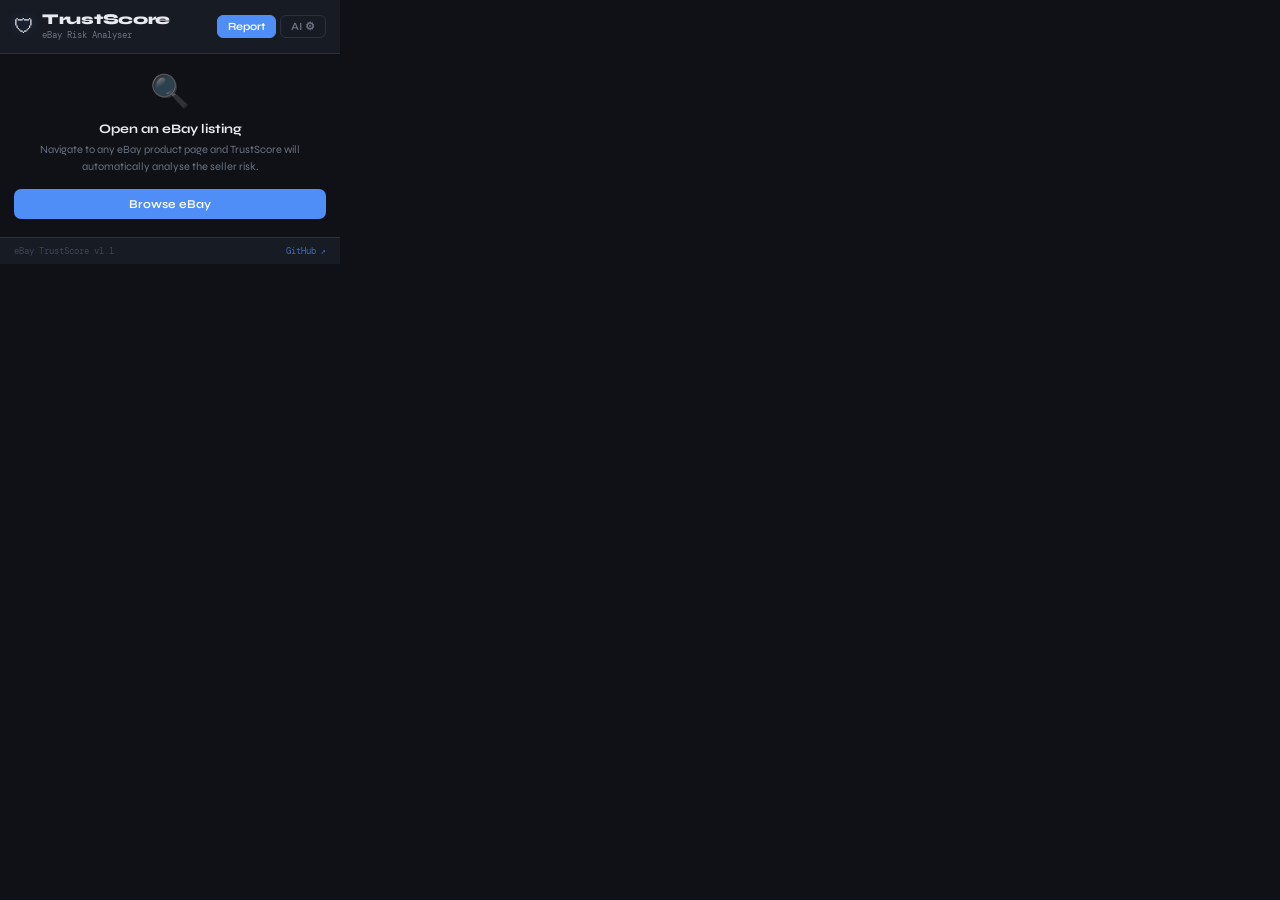
<file: extension/popup/popup.html>
<!DOCTYPE html>
<html lang="en">
<head>
  <meta charset="UTF-8">
  <meta name="viewport" content="width=device-width, initial-scale=1.0">
  <title>eBay TrustScore</title>
  <link rel="preconnect" href="https://fonts.googleapis.com">
  <link href="https://fonts.googleapis.com/css2?family=DM+Mono:wght@400;500&family=Syne:wght@400;600;700;800&display=swap" rel="stylesheet">
  <link rel="stylesheet" href="popup.css">
</head>
<body>
  <div class="popup">

    <header class="popup-header">
      <div class="brand">
        <div class="shield-icon">🛡</div>
        <div>
          <div class="brand-name">TrustScore</div>
          <div class="brand-sub">eBay Risk Analyser</div>
        </div>
      </div>
      <div class="header-tabs">
        <button class="htab active" data-tab="report">Report</button>
        <button class="htab" data-tab="settings">AI ⚙</button>
      </div>
    </header>

    <!-- REPORT TAB -->
    <div class="tab-content active" id="tabReport">

      <div class="state" id="stateNoListing">
        <div class="empty-icon">🔍</div>
        <p class="empty-title">Open an eBay listing</p>
        <p class="empty-sub">Navigate to any eBay product page and TrustScore will automatically analyse the seller risk.</p>
        <a href="https://www.ebay.co.uk" target="_blank" class="cta-btn">Browse eBay</a>
      </div>

      <div class="state hidden" id="stateLoading">
        <div class="loader"><div class="loader-ring"></div></div>
        <p class="loading-text">Analysing seller...</p>
      </div>

      <div class="state hidden" id="stateReport">
        <div class="score-section">
          <div class="score-ring-wrapper">
            <svg class="score-ring" viewBox="0 0 120 120">
              <circle class="ring-bg" cx="60" cy="60" r="50"/>
              <circle class="ring-fill" id="ringFill" cx="60" cy="60" r="50"
                stroke-dasharray="314" stroke-dashoffset="314" transform="rotate(-90 60 60)"/>
            </svg>
            <div class="score-center">
              <div class="score-num" id="scoreNum">--</div>
              <div class="score-label">/ 100</div>
            </div>
          </div>
          <div class="score-info">
            <div class="risk-pill" id="riskPill">Analysing...</div>
            <div class="score-item-title" id="scoreItemTitle">—</div>
          </div>
        </div>

        <div class="ai-summary-box">
          <div class="ai-summary-hdr" id="aiSummaryHdr">
            <span class="ai-dot" id="aiDot"></span>
            <span class="ai-hdr-label" id="aiHdrLabel">SUMMARY</span>
          </div>
          <div class="ai-summary-body" id="summaryBox">—</div>
        </div>

        <div class="section-label">Score Breakdown</div>
        <div class="breakdown" id="breakdown"></div>

        <div class="section-label" id="flagsLabel" style="display:none">Risk Flags</div>
        <div class="flags-list" id="flagsList"></div>
      </div>
    </div>

    <!-- SETTINGS TAB -->
    <div class="tab-content hidden" id="tabSettings">
      <div class="settings-body">

        <div class="set-title">AI Provider</div>
        <p class="set-desc">Add your API key to get richer AI-generated risk summaries.</p>

        <div class="toggle-row">
          <span class="toggle-lbl">Enable AI summaries</span>
          <label class="sw">
            <input type="checkbox" id="aiEnabledToggle">
            <span class="sw-track"></span>
          </label>
        </div>

        <div class="set-field">
          <label class="set-lbl">Provider</label>
          <div class="provider-btns">
            <button class="p-btn active" data-p="claude">Claude</button>
            <button class="p-btn" data-p="openai">OpenAI</button>
            <button class="p-btn" data-p="gemini">Gemini</button>
            <button class="p-btn" data-p="custom">Custom</button>
          </div>
        </div>

        <div class="pcfg active" id="pcfgClaude">
          <div class="set-field">
            <label class="set-lbl">Anthropic API Key</label>
            <div class="key-row">
              <input type="password" class="set-input" id="cfgClaudeKey" placeholder="sk-ant-api03-...">
              <button class="eye-btn" data-t="cfgClaudeKey">👁</button>
            </div>
          </div>
          <div class="set-field">
            <label class="set-lbl">Model</label>
            <select class="set-select" id="cfgClaudeModel">
              <option value="claude-sonnet-4-20250514">claude-sonnet-4</option>
              <option value="claude-haiku-4-5-20251001">claude-haiku-4-5 (fast)</option>
              <option value="claude-opus-4-20250514">claude-opus-4</option>
            </select>
          </div>
        </div>

        <div class="pcfg hidden" id="pcfgOpenai">
          <div class="set-field">
            <label class="set-lbl">OpenAI API Key</label>
            <div class="key-row">
              <input type="password" class="set-input" id="cfgOpenaiKey" placeholder="sk-proj-...">
              <button class="eye-btn" data-t="cfgOpenaiKey">👁</button>
            </div>
          </div>
          <div class="set-field">
            <label class="set-lbl">Model</label>
            <select class="set-select" id="cfgOpenaiModel">
              <option value="gpt-4o">gpt-4o</option>
              <option value="gpt-4o-mini">gpt-4o-mini (fast)</option>
              <option value="gpt-4-turbo">gpt-4-turbo</option>
            </select>
          </div>
        </div>

        <div class="pcfg hidden" id="pcfgGemini">
          <div class="set-field">
            <label class="set-lbl">Google API Key</label>
            <div class="key-row">
              <input type="password" class="set-input" id="cfgGeminiKey" placeholder="AIzaSy...">
              <button class="eye-btn" data-t="cfgGeminiKey">👁</button>
            </div>
          </div>
          <div class="set-field">
            <label class="set-lbl">Model</label>
            <select class="set-select" id="cfgGeminiModel">
              <option value="gemini-2.0-flash">gemini-2.0-flash</option>
              <option value="gemini-1.5-flash">gemini-1.5-flash</option>
              <option value="gemini-1.5-pro">gemini-1.5-pro</option>
            </select>
          </div>
        </div>

        <div class="pcfg hidden" id="pcfgCustom">
          <div class="set-field">
            <label class="set-lbl">Base URL</label>
            <input type="text" class="set-input" id="cfgCustomUrl" placeholder="http://localhost:11434/v1">
          </div>
          <div class="set-field">
            <label class="set-lbl">API Key (optional)</label>
            <div class="key-row">
              <input type="password" class="set-input" id="cfgCustomKey" placeholder="Bearer token or leave blank">
              <button class="eye-btn" data-t="cfgCustomKey">👁</button>
            </div>
          </div>
          <div class="set-field">
            <label class="set-lbl">Model name</label>
            <input type="text" class="set-input" id="cfgCustomModel" placeholder="llama3, mistral, mixtral...">
          </div>
        </div>

        <button class="save-btn" id="saveSettingsBtn">Save Settings</button>
        <div class="save-ok hidden" id="saveOk">✓ Settings saved</div>

        <div class="set-note">
          Keys stored in chrome.storage.local — only sent to the provider API you configure. Never to any third party.
        </div>

      </div>
    </div>

    <footer class="popup-footer">
      <span>eBay TrustScore v1.1</span>
      <a href="https://github.com/meeral/ebay-trustscore" target="_blank">GitHub ↗</a>
    </footer>

  </div>
  <script src="popup.js"></script>
</body>
</html>
</file>
<file: extension/popup/popup.css>
/* eBay TrustScore v1.1 — Popup Styles */
*, *::before, *::after { box-sizing: border-box; margin: 0; padding: 0; }

:root {
  --bg:    #0f1117;
  --bg2:   #171b24;
  --bg3:   #1e2330;
  --bdr:   #2a3042;
  --bdr2:  #3d4559;
  --text:  #e8eaf0;
  --dim:   #6b7280;
  --muted: #3d4559;
  --ac:    #4f8ef7;
  --green: #10b981;
  --yel:   #f59e0b;
  --red:   #ef4444;
  --crim:  #dc2626;

  --claude: #d97706;
  --openai: #10a37f;
  --gemini: #4285f4;
  --custom: #8b5cf6;
}

body { width: 340px; background: var(--bg); color: var(--text); font-family: 'Syne', sans-serif; overflow: hidden; }
.popup { display: flex; flex-direction: column; min-height: 200px; }

/* ── HEADER ── */
.popup-header {
  display: flex; align-items: center; justify-content: space-between;
  padding: 12px 14px; border-bottom: 1px solid var(--bdr); background: var(--bg2);
}
.brand { display: flex; align-items: center; gap: 8px; }
.shield-icon { font-size: 20px; filter: drop-shadow(0 0 5px rgba(79,142,247,.4)); }
.brand-name { font-size: 15px; font-weight: 800; line-height: 1; letter-spacing: -.3px; }
.brand-sub { font-size: 9px; color: var(--dim); font-family: 'DM Mono',monospace; margin-top: 2px; }

/* Header tab switcher */
.header-tabs { display: flex; gap: 4px; }
.htab {
  background: none; border: 1px solid var(--bdr); color: var(--dim);
  padding: 4px 10px; border-radius: 6px; font-size: 11px; font-weight: 600;
  cursor: pointer; font-family: 'Syne',sans-serif; transition: all .15s;
}
.htab:hover { color: var(--text); border-color: var(--bdr2); }
.htab.active { background: var(--ac); border-color: var(--ac); color: #fff; }

/* ── TAB CONTENT ── */
.tab-content { display: block; }
.tab-content.hidden { display: none; }

/* ── REPORT TAB ── */
.state { padding: 18px 14px; }
.hidden { display: none !important; }

.empty-icon { font-size: 32px; text-align: center; margin-bottom: 10px; opacity: .4; }
.empty-title { font-size: 13px; font-weight: 700; text-align: center; margin-bottom: 5px; }
.empty-sub { font-size: 11px; color: var(--dim); text-align: center; line-height: 1.5; margin-bottom: 14px; }
.cta-btn { display: block; text-align: center; background: var(--ac); color: #fff; text-decoration: none; padding: 8px; border-radius: 7px; font-size: 12px; font-weight: 600; }

.loader { display: flex; justify-content: center; margin-bottom: 12px; }
.loader-ring { width: 32px; height: 32px; border: 3px solid var(--bdr); border-top-color: var(--ac); border-radius: 50%; animation: spin .8s linear infinite; }
@keyframes spin { to { transform: rotate(360deg); } }
.loading-text { font-size: 11px; color: var(--dim); text-align: center; font-family: 'DM Mono',monospace; }

/* Score ring */
.score-section { display: flex; align-items: center; gap: 12px; margin-bottom: 12px; }
.score-ring-wrapper { position: relative; width: 86px; height: 86px; flex-shrink: 0; }
.score-ring { width: 86px; height: 86px; }
.ring-bg { fill: none; stroke: var(--bdr); stroke-width: 8; }
.ring-fill { fill: none; stroke: var(--green); stroke-width: 8; stroke-linecap: round; transition: stroke-dashoffset 1s ease, stroke .4s; }
.score-center { position: absolute; inset: 0; display: flex; flex-direction: column; align-items: center; justify-content: center; }
.score-num { font-size: 24px; font-weight: 800; line-height: 1; }
.score-label { font-size: 9px; color: var(--dim); font-family: 'DM Mono',monospace; }
.score-info { flex: 1; }
.risk-pill { display: inline-block; padding: 3px 9px; border-radius: 20px; font-size: 11px; font-weight: 700; margin-bottom: 6px; background: var(--bdr); color: var(--dim); }
.risk-pill.low      { background: rgba(16,185,129,.15); color: var(--green); }
.risk-pill.medium   { background: rgba(245,158,11,.15);  color: var(--yel); }
.risk-pill.high     { background: rgba(239,68,68,.15);   color: var(--red); }
.risk-pill.critical { background: rgba(220,38,38,.15);   color: var(--crim); }
.score-item-title { font-size: 10px; color: var(--dim); line-height: 1.4; display: -webkit-box; -webkit-line-clamp: 3; -webkit-box-orient: vertical; overflow: hidden; }

/* AI Summary box */
.ai-summary-box { background: var(--bg2); border: 1px solid var(--bdr); border-radius: 8px; overflow: hidden; margin-bottom: 12px; }
.ai-summary-hdr { display: flex; align-items: center; gap: 6px; padding: 6px 10px; font-size: 9px; font-family: 'DM Mono',monospace; letter-spacing: .8px; background: var(--bg3); border-bottom: 1px solid var(--bdr); color: var(--dim); }
.ai-dot { width: 5px; height: 5px; border-radius: 50%; background: var(--dim); }
.ai-dot.claude  { background: var(--claude); }
.ai-dot.openai  { background: var(--openai); }
.ai-dot.gemini  { background: var(--gemini); }
.ai-dot.custom  { background: var(--custom); }
.ai-summary-body { padding: 9px 10px; font-size: 11px; color: var(--dim); line-height: 1.55; min-height: 40px; }

/* Thinking dots */
.thinking { display: flex; gap: 4px; padding: 4px 0; }
.thinking span { width: 5px; height: 5px; border-radius: 50%; background: var(--dim); animation: dot 1.2s infinite; }
.thinking span:nth-child(2) { animation-delay: .2s; }
.thinking span:nth-child(3) { animation-delay: .4s; }
@keyframes dot { 0%,60%,100%{opacity:.2;transform:scale(.8)} 30%{opacity:1;transform:scale(1)} }

/* Stream cursor */
.stream-cursor { display: inline-block; width: 2px; height: 12px; background: var(--ac); margin-left: 1px; vertical-align: middle; animation: blink .7s infinite; }
@keyframes blink { 0%,100%{opacity:1} 50%{opacity:0} }

/* Breakdown */
.section-label { font-size: 9px; font-weight: 700; color: var(--muted); letter-spacing: 1.2px; text-transform: uppercase; font-family: 'DM Mono',monospace; margin-bottom: 6px; }
.breakdown { margin-bottom: 12px; }
.bd-row { display: flex; align-items: center; gap: 7px; margin-bottom: 5px; }
.bd-label { font-size: 10px; color: var(--dim); width: 100px; flex-shrink: 0; }
.bd-track { flex: 1; height: 4px; background: var(--bdr); border-radius: 2px; overflow: hidden; }
.bd-fill { height: 100%; border-radius: 2px; transition: width .8s ease; }
.bd-pts { font-size: 9px; color: var(--muted); font-family: 'DM Mono',monospace; width: 28px; text-align: right; }

/* Flags */
.flags-list { margin-bottom: 6px; }
.flag-item { display: flex; align-items: flex-start; gap: 7px; padding: 7px 9px; border-radius: 6px; margin-bottom: 4px; font-size: 10px; line-height: 1.4; }
.flag-item.danger  { background: rgba(239,68,68,.1);  color: #fca5a5; border-left: 2px solid var(--red); }
.flag-item.warning { background: rgba(245,158,11,.1); color: #fcd34d; border-left: 2px solid var(--yel); }
.flag-item.info    { background: rgba(79,142,247,.1); color: #93c5fd; border-left: 2px solid var(--ac); }
.flag-icon { flex-shrink: 0; font-size: 11px; margin-top: 1px; }

.ai-error { padding: 8px 10px; font-size: 10px; color: #fca5a5; background: rgba(239,68,68,.08); border-left: 2px solid var(--red); border-radius: 5px; line-height: 1.5; }

/* ── SETTINGS TAB ── */
.settings-body { padding: 16px 14px; }
.set-title { font-size: 13px; font-weight: 700; margin-bottom: 4px; }
.set-desc { font-size: 11px; color: var(--dim); line-height: 1.5; margin-bottom: 14px; }

/* Toggle */
.toggle-row { display: flex; align-items: center; justify-content: space-between; margin-bottom: 14px; padding: 10px 12px; background: var(--bg2); border-radius: 8px; border: 1px solid var(--bdr); }
.toggle-lbl { font-size: 12px; font-weight: 600; }
.sw { position: relative; display: inline-block; width: 36px; height: 20px; flex-shrink: 0; }
.sw input { opacity: 0; width: 0; height: 0; }
.sw-track { position: absolute; cursor: pointer; inset: 0; background: var(--bdr2); border-radius: 20px; transition: .25s; }
.sw-track::before { content: ''; position: absolute; height: 14px; width: 14px; left: 3px; bottom: 3px; background: var(--dim); border-radius: 50%; transition: .25s; }
input:checked + .sw-track { background: var(--ac); }
input:checked + .sw-track::before { transform: translateX(16px); background: #fff; }

/* Provider buttons */
.set-field { margin-bottom: 12px; }
.set-lbl { display: block; font-size: 9px; color: var(--dim); margin-bottom: 5px; font-family: 'DM Mono',monospace; letter-spacing: .5px; }
.provider-btns { display: grid; grid-template-columns: repeat(4,1fr); gap: 5px; }
.p-btn { background: none; border: 1px solid var(--bdr2); color: var(--dim); padding: 6px 4px; border-radius: 6px; font-size: 10px; font-weight: 600; cursor: pointer; font-family: 'Syne',sans-serif; transition: all .15s; }
.p-btn:hover { color: var(--text); border-color: var(--bdr2); }
.p-btn.active { background: var(--ac); border-color: var(--ac); color: #fff; }

/* Config blocks */
.pcfg { display: block; }
.pcfg.hidden { display: none; }

.set-input {
  width: 100%; background: var(--bg3); border: 1px solid var(--bdr2); color: var(--text);
  padding: 8px 10px; border-radius: 6px; font-size: 11px; font-family: 'DM Mono',monospace;
  outline: none; transition: border-color .15s;
}
.set-input:focus { border-color: var(--ac); }
.set-input::placeholder { color: var(--muted); }

.set-select { width: 100%; background: var(--bg3); border: 1px solid var(--bdr2); color: var(--text); padding: 8px 10px; border-radius: 6px; font-size: 11px; font-family: 'DM Mono',monospace; outline: none; cursor: pointer; }

.key-row { display: flex; gap: 6px; }
.key-row .set-input { flex: 1; }
.eye-btn { background: var(--bg3); border: 1px solid var(--bdr2); color: var(--dim); padding: 8px 9px; border-radius: 6px; cursor: pointer; font-size: 12px; flex-shrink: 0; transition: all .15s; }
.eye-btn:hover { color: var(--text); }

.save-btn { width: 100%; padding: 9px; border: none; border-radius: 7px; background: var(--ac); color: #fff; font-size: 13px; font-weight: 700; cursor: pointer; font-family: 'Syne',sans-serif; margin-top: 4px; transition: filter .15s; }
.save-btn:hover { filter: brightness(1.12); }
.save-ok { font-size: 10px; color: var(--green); font-family: 'DM Mono',monospace; text-align: center; margin-top: 6px; }
.set-note { font-size: 9px; color: var(--muted); line-height: 1.5; margin-top: 12px; padding: 8px; background: var(--bg2); border-radius: 6px; border: 1px solid var(--bdr); }

/* ── FOOTER ── */
.popup-footer { display: flex; justify-content: space-between; align-items: center; padding: 7px 14px; border-top: 1px solid var(--bdr); background: var(--bg2); font-size: 9px; color: var(--muted); font-family: 'DM Mono',monospace; margin-top: auto; }
.popup-footer a { color: var(--ac); text-decoration: none; opacity: .7; }
.popup-footer a:hover { opacity: 1; }
</file>
